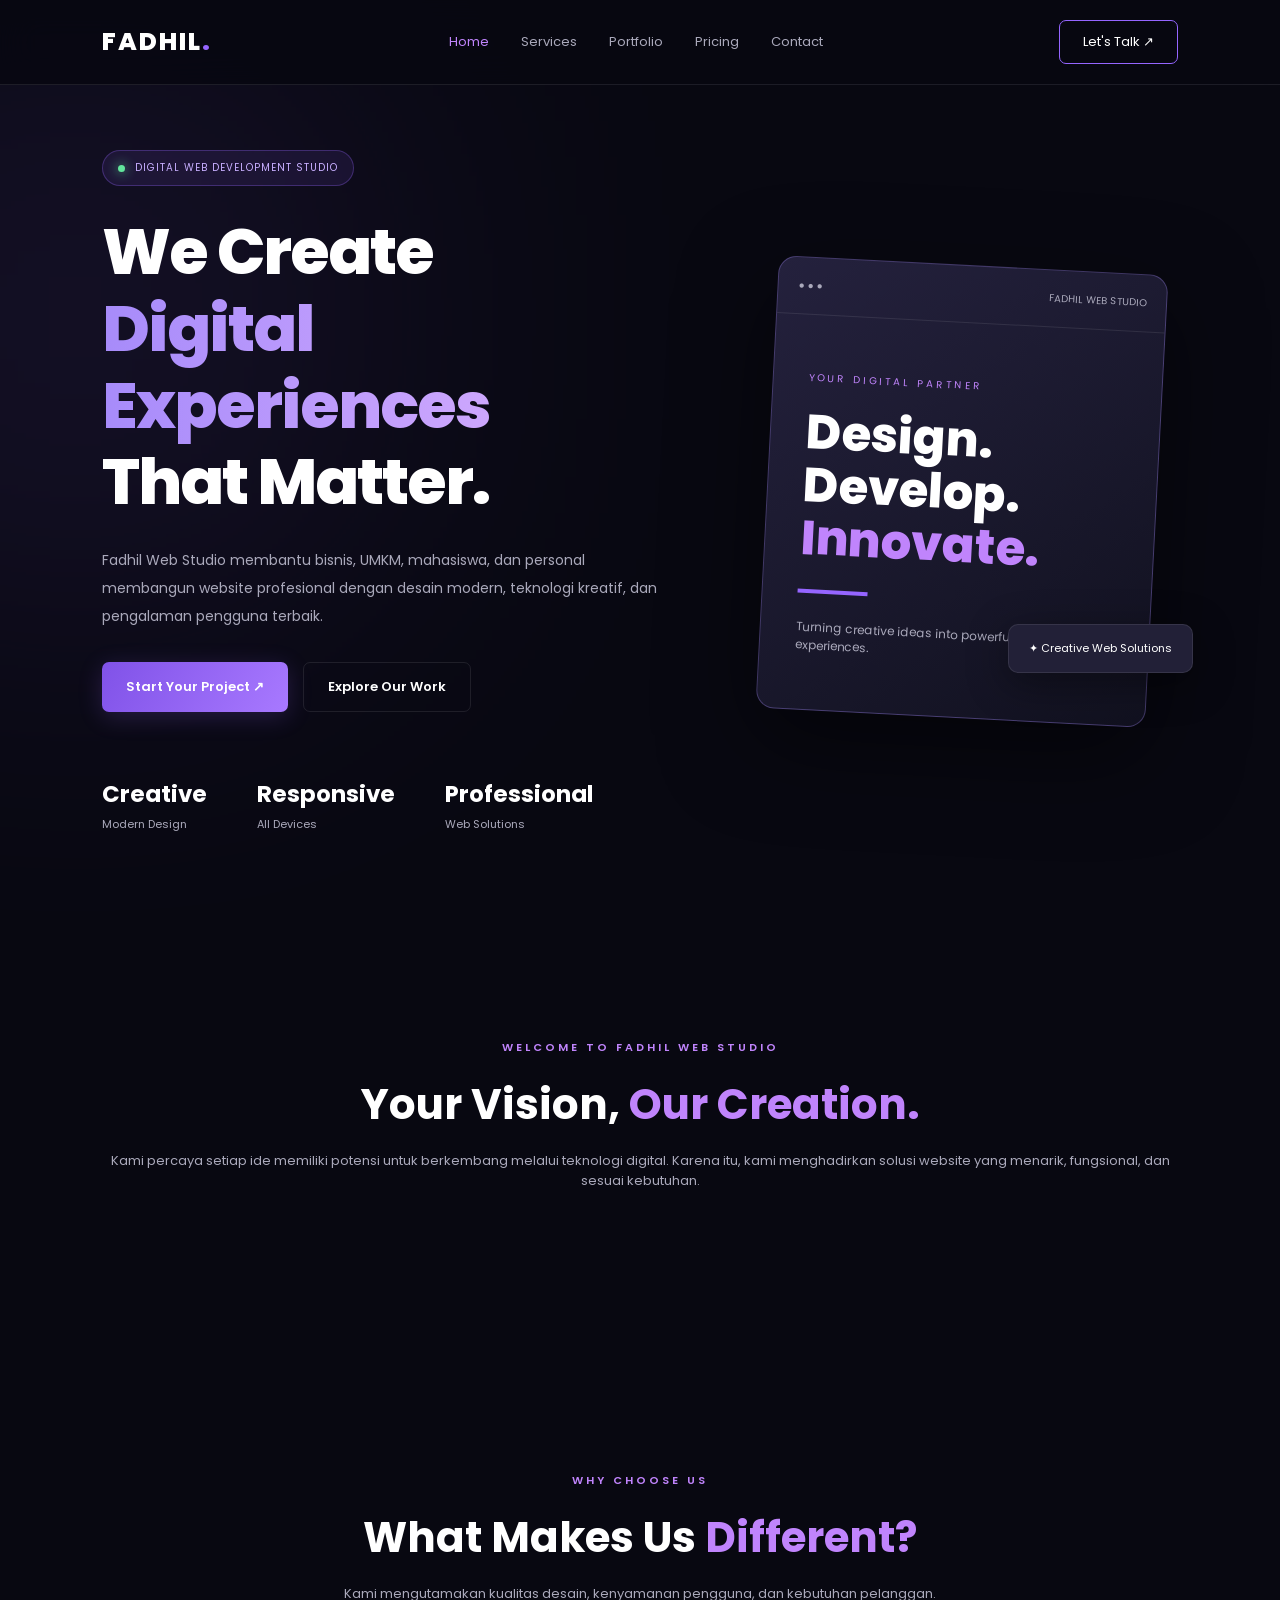
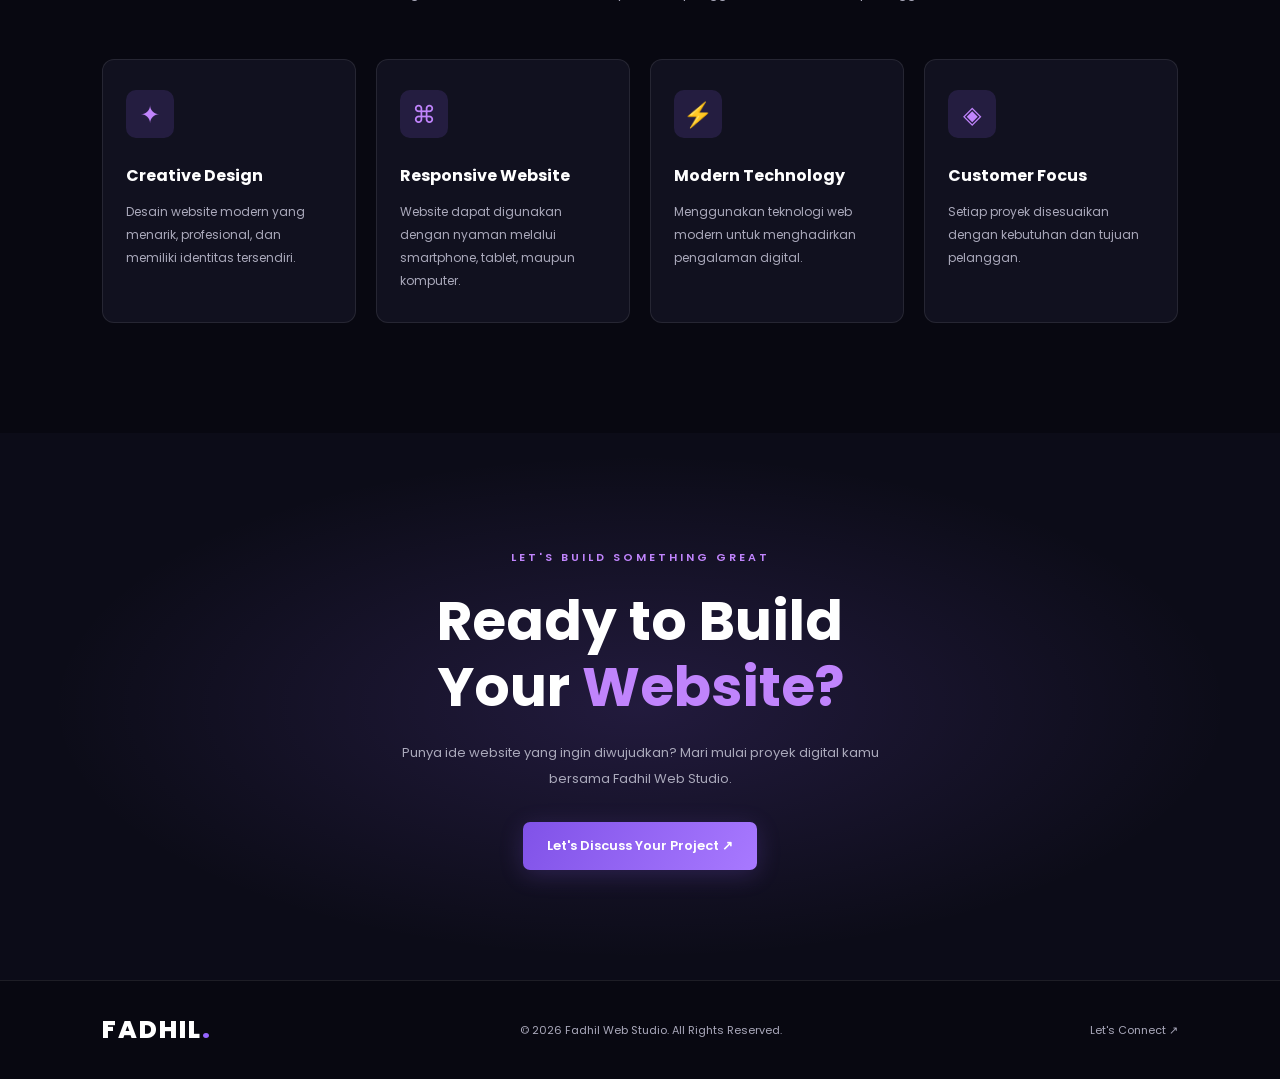
<file: index.html>
<!DOCTYPE html>
<html lang="id">
<head>
    <meta charset="UTF-8">
    <meta name="viewport" content="width=device-width, initial-scale=1.0">

    <meta name="description" content="Fadhil Web Studio - Jasa pembuatan website profesional, modern, dan responsif untuk bisnis, UMKM, dan personal.">

    <title>Fadhil Web Studio | Build Your Digital Future</title>

    <link rel="stylesheet" href="style.css">

    <link rel="preconnect" href="https://fonts.googleapis.com">
    <link href="https://fonts.googleapis.com/css2?family=Poppins:wght@300;400;500;600;700;800&display=swap" rel="stylesheet">
</head>

<body>

<!-- NAVBAR -->
<header class="navbar">

    <a href="index.html" class="logo">
        FADHIL<span>.</span>
    </a>

    <nav id="navMenu">
        <a href="index.html" class="active">Home</a>
        <a href="services.html">Services</a>
        <a href="portfolio.html">Portfolio</a>
        <a href="pricing.html">Pricing</a>
        <a href="contact.html">Contact</a>
    </nav>

    <a href="contact.html" class="nav-button">
        Let's Talk ↗
    </a>

    <button class="menu-toggle" id="menuToggle">
        ☰
    </button>

</header>


<!-- HERO SECTION -->
<section class="hero" id="home">

    <div class="hero-content">

        <div class="availability">
            <span></span>
            DIGITAL WEB DEVELOPMENT STUDIO
        </div>

        <h1>
            We Create
            <span>Digital Experiences</span>
            That Matter.
        </h1>

        <p>
            Fadhil Web Studio membantu bisnis, UMKM,
            mahasiswa, dan personal membangun website
            profesional dengan desain modern, teknologi
            kreatif, dan pengalaman pengguna terbaik.
        </p>

        <div class="hero-buttons">

            <a href="contact.html" class="primary-button">
                Start Your Project ↗
            </a>

            <a href="portfolio.html" class="secondary-button">
                Explore Our Work
            </a>

        </div>

        <div class="hero-stats">

            <div>
                <h3>Creative</h3>
                <p>Modern Design</p>
            </div>

            <div>
                <h3>Responsive</h3>
                <p>All Devices</p>
            </div>

            <div>
                <h3>Professional</h3>
                <p>Web Solutions</p>
            </div>

        </div>

    </div>


    <div class="hero-visual">

        <div class="visual-card">

            <div class="visual-top">
                <span>● ● ●</span>
                <span>FADHIL WEB STUDIO</span>
            </div>

            <div class="visual-content">

                <div class="visual-label">
                    YOUR DIGITAL PARTNER
                </div>

                <h2>
                    Design.<br>
                    Develop.<br>
                    <span>Innovate.</span>
                </h2>

                <div class="visual-line"></div>

                <p>
                    Turning creative ideas into
                    powerful digital experiences.
                </p>

            </div>

        </div>

        <div class="floating-card">
            ✦ Creative Web Solutions
        </div>

    </div>

</section>


<!-- INTRODUCTION -->
<section class="section introduction">

    <div class="section-heading">

        <span class="eyebrow">
            WELCOME TO FADHIL WEB STUDIO
        </span>

        <h2>
            Your Vision,
            <span>Our Creation.</span>
        </h2>

        <p>
            Kami percaya setiap ide memiliki potensi
            untuk berkembang melalui teknologi digital.
            Karena itu, kami menghadirkan solusi website
            yang menarik, fungsional, dan sesuai kebutuhan.
        </p>

    </div>

</section>


<!-- WHY CHOOSE US -->
<section class="section">

    <div class="section-heading">

        <span class="eyebrow">
            WHY CHOOSE US
        </span>

        <h2>
            What Makes Us
            <span>Different?</span>
        </h2>

        <p>
            Kami mengutamakan kualitas desain,
            kenyamanan pengguna, dan kebutuhan pelanggan.
        </p>

    </div>


    <div class="service-grid">

        <div class="service-card">

            <div class="service-icon">✦</div>

            <h3>Creative Design</h3>

            <p>
                Desain website modern yang menarik,
                profesional, dan memiliki identitas tersendiri.
            </p>

        </div>


        <div class="service-card">

            <div class="service-icon">⌘</div>

            <h3>Responsive Website</h3>

            <p>
                Website dapat digunakan dengan nyaman
                melalui smartphone, tablet, maupun komputer.
            </p>

        </div>


        <div class="service-card">

            <div class="service-icon">⚡</div>

            <h3>Modern Technology</h3>

            <p>
                Menggunakan teknologi web modern
                untuk menghadirkan pengalaman digital.
            </p>

        </div>


        <div class="service-card">

            <div class="service-icon">◈</div>

            <h3>Customer Focus</h3>

            <p>
                Setiap proyek disesuaikan dengan
                kebutuhan dan tujuan pelanggan.
            </p>

        </div>

    </div>

</section>


<!-- CALL TO ACTION -->
<section class="section contact-section">

    <div class="contact-content">

        <span class="eyebrow">
            LET'S BUILD SOMETHING GREAT
        </span>

        <h2>
            Ready to Build<br>
            Your <span>Website?</span>
        </h2>

        <p>
            Punya ide website yang ingin diwujudkan?
            Mari mulai proyek digital kamu bersama
            Fadhil Web Studio.
        </p>

        <a href="contact.html" class="primary-button">
            Let's Discuss Your Project ↗
        </a>

    </div>

</section>


<!-- FOOTER -->
<footer>

    <a href="index.html" class="logo">
        FADHIL<span>.</span>
    </a>

    <p>
        © 2026 Fadhil Web Studio. All Rights Reserved.
    </p>

    <a href="contact.html">
        Let's Connect ↗
    </a>

</footer>


<script src="script.js"></script>

</body>
</html>
</file>
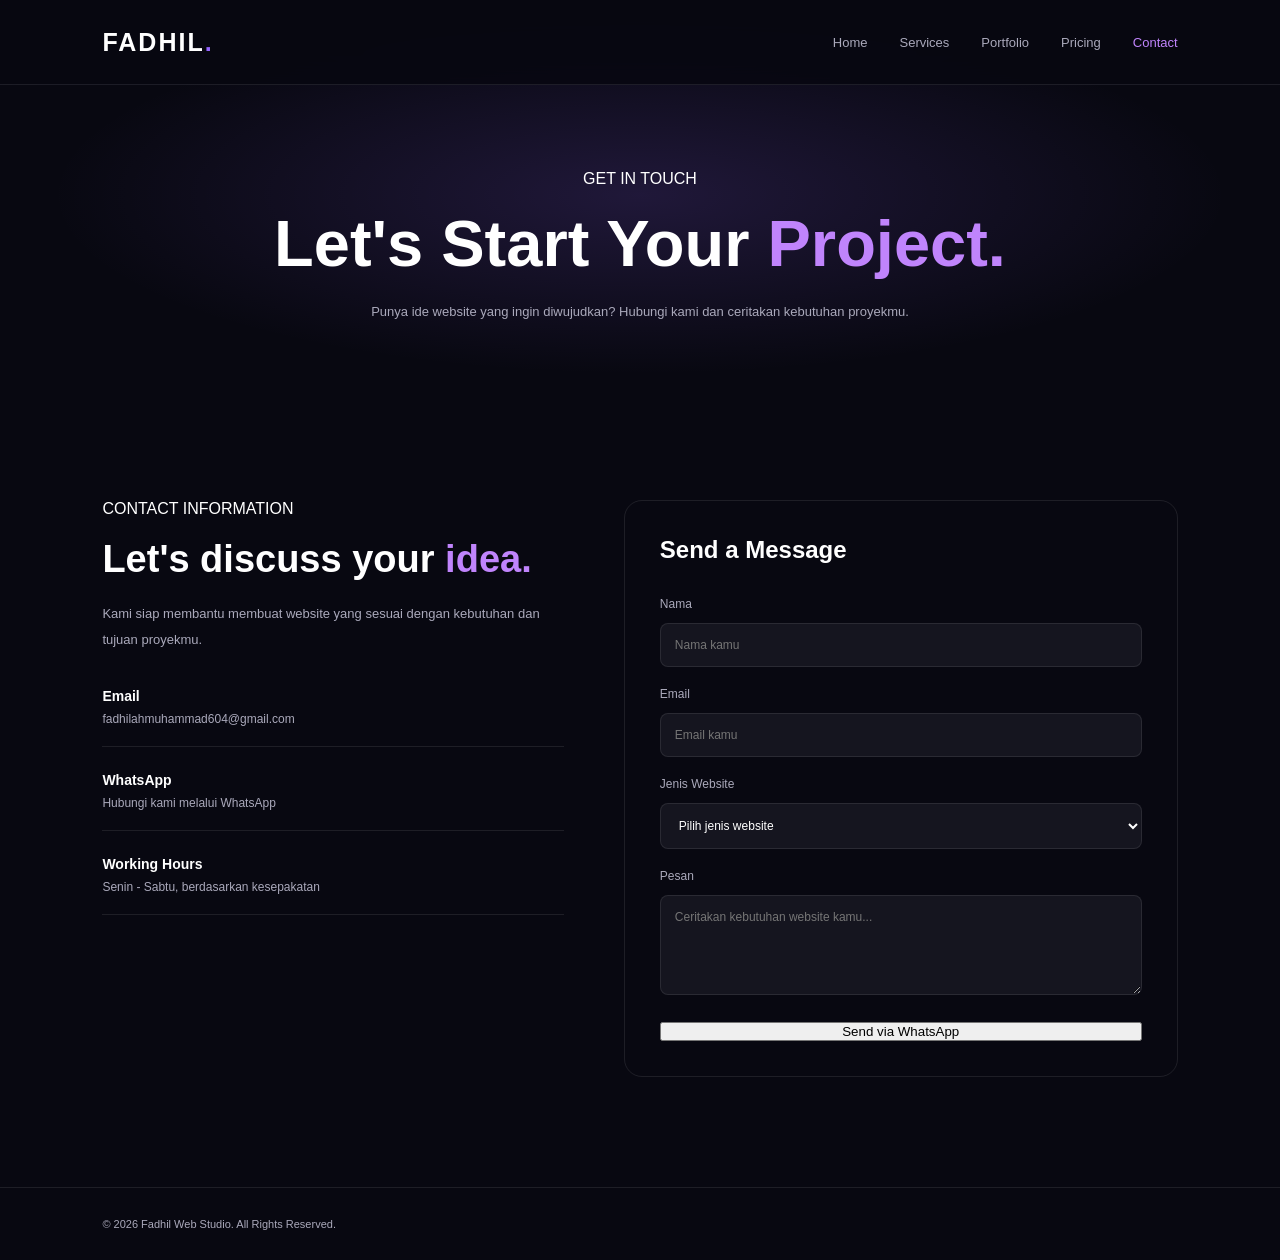
<file: contact.html>
<!DOCTYPE html>
<html lang="id">
<head>
    <meta charset="UTF-8">
    <meta name="viewport" content="width=device-width, initial-scale=1.0">
    <title>Contact | Fadhil Web Studio</title>
    <link rel="stylesheet" href="style.css">
</head>
<body>

<header class="navbar">
    <a href="index.html" class="logo">FADHIL<span>.</span></a>

    <nav id="navMenu">
        <a href="index.html">Home</a>
        <a href="services.html">Services</a>
        <a href="portfolio.html">Portfolio</a>
        <a href="pricing.html">Pricing</a>
        <a href="contact.html" class="active">Contact</a>
    </nav>

    <div class="menu-toggle" id="menuToggle">☰</div>
</header>

<section class="page-hero">
    <span class="section-label">GET IN TOUCH</span>
    <h1>Let's Start Your <span>Project.</span></h1>
    <p>
        Punya ide website yang ingin diwujudkan?
        Hubungi kami dan ceritakan kebutuhan proyekmu.
    </p>
</section>

<section class="section contact-page">
    <div class="contact-info reveal">
        <span class="section-label">CONTACT INFORMATION</span>
        <h2>Let's discuss your <span>idea.</span></h2>
        <p>
            Kami siap membantu membuat website yang sesuai
            dengan kebutuhan dan tujuan proyekmu.
        </p>

        <div class="contact-item">
            <h3>Email</h3>
            <p>fadhilahmuhammad604@gmail.com</p>
        </div>

        <div class="contact-item">
            <h3>WhatsApp</h3>
            <p>Hubungi kami melalui WhatsApp</p>
        </div>

        <div class="contact-item">
            <h3>Working Hours</h3>
            <p>Senin - Sabtu, berdasarkan kesepakatan</p>
        </div>
    </div>

    <div class="contact-form-box reveal">
        <h2>Send a Message</h2>

        <form id="contactForm">
            <label>Nama</label>
            <input type="text" id="name" placeholder="Nama kamu" required>

            <label>Email</label>
            <input type="email" id="email" placeholder="Email kamu" required>

            <label>Jenis Website</label>
            <select id="project" required>
                <option value="">Pilih jenis website</option>
                <option>Business Website</option>
                <option>Personal Portfolio</option>
                <option>E-Commerce Website</option>
                <option>Landing Page</option>
                <option>Educational Website</option>
                <option>Custom Website</option>
            </select>

            <label>Pesan</label>
            <textarea id="message" rows="5"
                placeholder="Ceritakan kebutuhan website kamu..."
                required></textarea>

            <button type="submit" class="btn btn-primary">
                Send via WhatsApp
            </button>
        </form>
    </div>
</section>

<footer class="footer">
    <p>© <span id="year"></span> Fadhil Web Studio. All Rights Reserved.</p>
</footer>

<script src="script.js"></script>
</body>
</html>
</file>
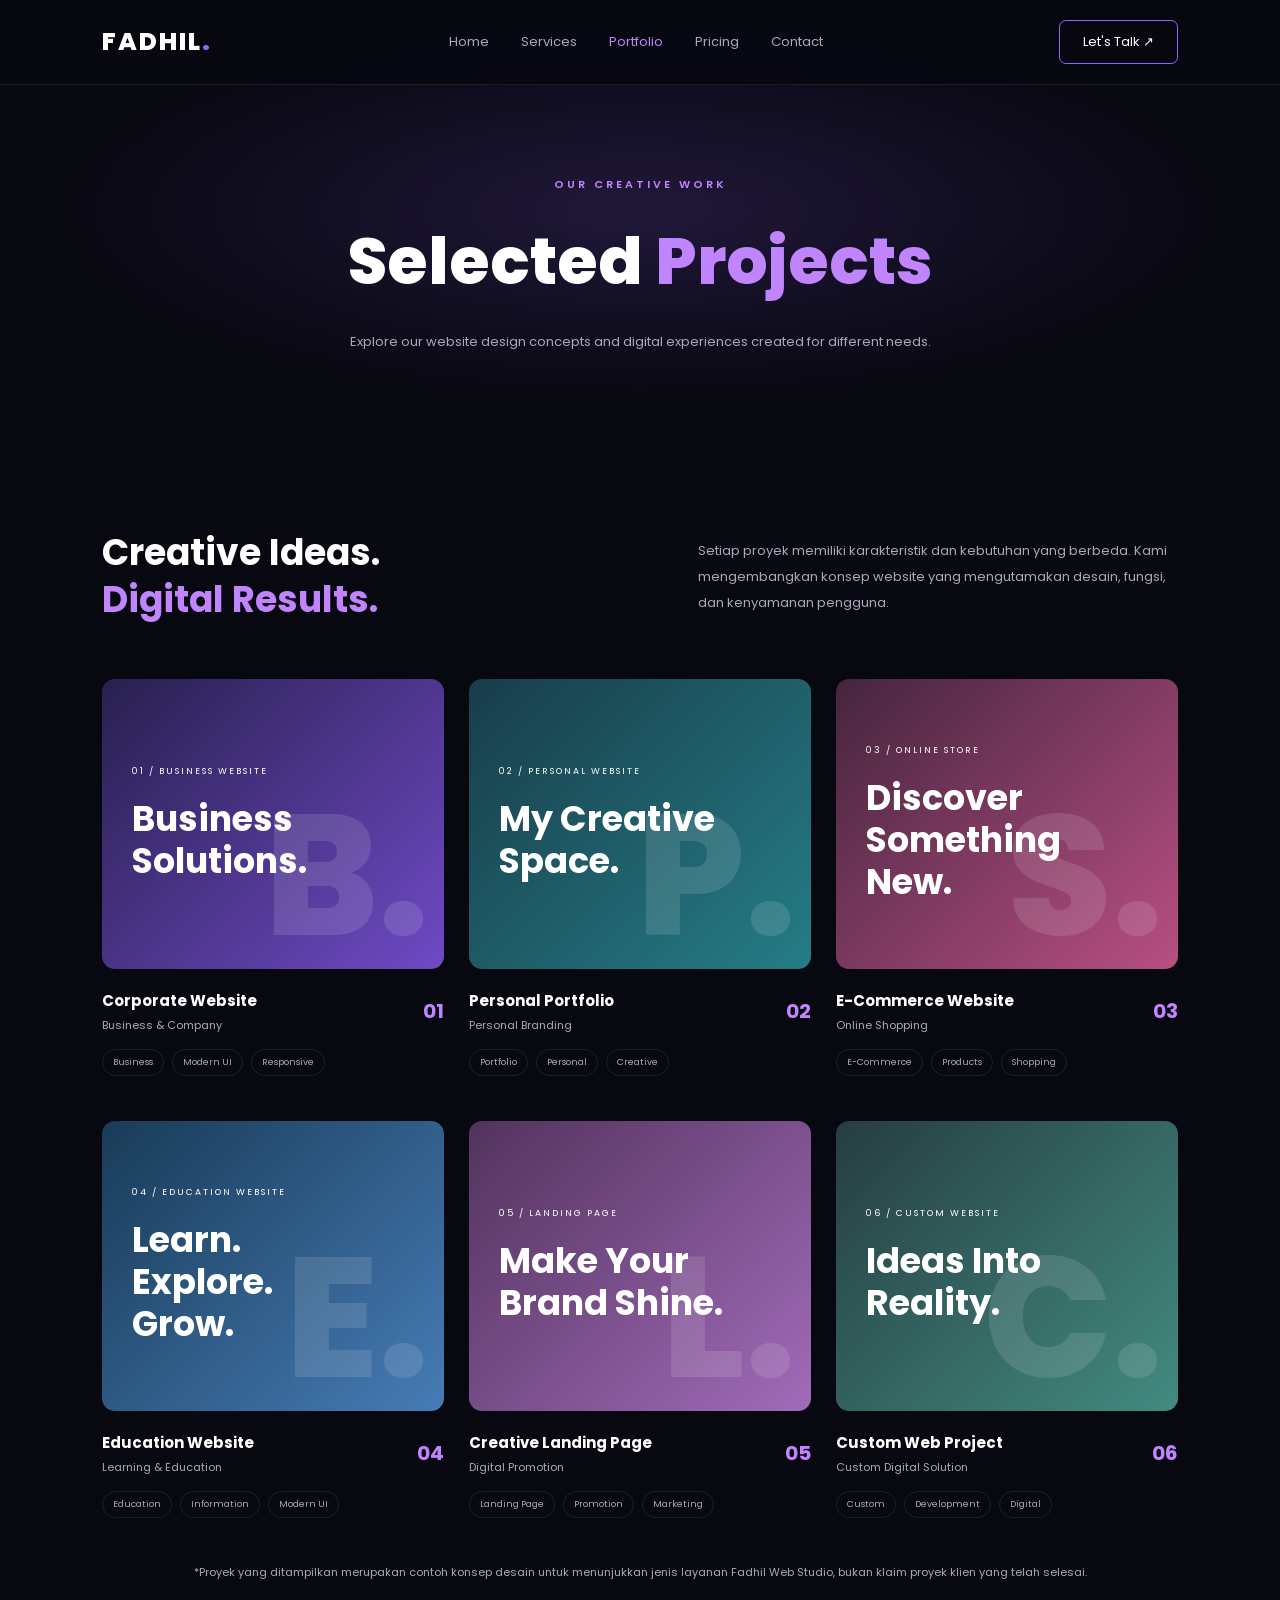
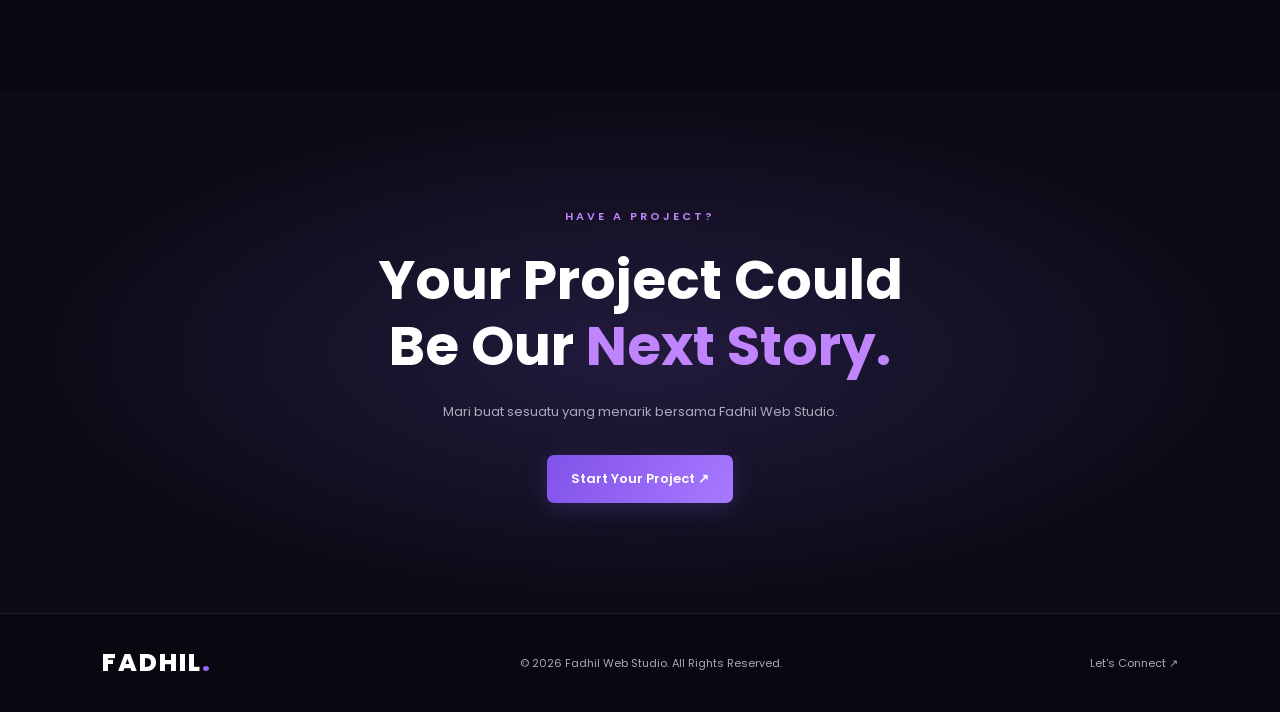
<file: portfolio.html>
<!DOCTYPE html>
<html lang="id">
<head>
    <meta charset="UTF-8">
    <meta name="viewport" content="width=device-width, initial-scale=1.0">
    <meta name="description" content="Explore website design projects by Fadhil Web Studio.">
    <title>Portfolio | Fadhil Web Studio</title>

    <link rel="stylesheet" href="style.css">
    <link href="https://fonts.googleapis.com/css2?family=Poppins:wght@300;400;500;600;700;800&display=swap" rel="stylesheet">
</head>
<body>

<header class="navbar">
    <a href="index.html" class="logo">FADHIL<span>.</span></a>

    <nav id="navMenu">
        <a href="index.html">Home</a>
        <a href="services.html">Services</a>
        <a href="portfolio.html" class="active">Portfolio</a>
        <a href="pricing.html">Pricing</a>
        <a href="contact.html">Contact</a>
    </nav>

    <a href="contact.html" class="nav-button">Let's Talk ↗</a>
    <button class="menu-toggle" id="menuToggle">☰</button>
</header>

<main>

<section class="page-hero">
    <span class="eyebrow">OUR CREATIVE WORK</span>
    <h1>Selected <span>Projects</span></h1>
    <p>
        Explore our website design concepts and digital
        experiences created for different needs.
    </p>
</section>

<section class="section">

    <div class="portfolio-intro">
        <h2>Creative Ideas.<br><span>Digital Results.</span></h2>
        <p>
            Setiap proyek memiliki karakteristik dan
            kebutuhan yang berbeda. Kami mengembangkan
            konsep website yang mengutamakan desain,
            fungsi, dan kenyamanan pengguna.
        </p>
    </div>

    <div class="portfolio-grid portfolio-page-grid">

        <article class="portfolio-card">
            <div class="portfolio-preview preview-one">
                <span>01 / BUSINESS WEBSITE</span>
                <h3>Business<br>Solutions.</h3>
                <div class="project-decoration">B.</div>
            </div>
            <div class="project-info">
                <div>
                    <h3>Corporate Website</h3>
                    <p>Business & Company</p>
                </div>
                <span class="project-number">01</span>
            </div>
            <div class="project-tags">
                <span>Business</span>
                <span>Modern UI</span>
                <span>Responsive</span>
            </div>
        </article>

        <article class="portfolio-card">
            <div class="portfolio-preview preview-two">
                <span>02 / PERSONAL WEBSITE</span>
                <h3>My Creative<br>Space.</h3>
                <div class="project-decoration">P.</div>
            </div>
            <div class="project-info">
                <div>
                    <h3>Personal Portfolio</h3>
                    <p>Personal Branding</p>
                </div>
                <span class="project-number">02</span>
            </div>
            <div class="project-tags">
                <span>Portfolio</span>
                <span>Personal</span>
                <span>Creative</span>
            </div>
        </article>

        <article class="portfolio-card">
            <div class="portfolio-preview preview-three">
                <span>03 / ONLINE STORE</span>
                <h3>Discover<br>Something New.</h3>
                <div class="project-decoration">S.</div>
            </div>
            <div class="project-info">
                <div>
                    <h3>E-Commerce Website</h3>
                    <p>Online Shopping</p>
                </div>
                <span class="project-number">03</span>
            </div>
            <div class="project-tags">
                <span>E-Commerce</span>
                <span>Products</span>
                <span>Shopping</span>
            </div>
        </article>

        <article class="portfolio-card">
            <div class="portfolio-preview preview-four">
                <span>04 / EDUCATION WEBSITE</span>
                <h3>Learn.<br>Explore.<br>Grow.</h3>
                <div class="project-decoration">E.</div>
            </div>
            <div class="project-info">
                <div>
                    <h3>Education Website</h3>
                    <p>Learning & Education</p>
                </div>
                <span class="project-number">04</span>
            </div>
            <div class="project-tags">
                <span>Education</span>
                <span>Information</span>
                <span>Modern UI</span>
            </div>
        </article>

        <article class="portfolio-card">
            <div class="portfolio-preview preview-five">
                <span>05 / LANDING PAGE</span>
                <h3>Make Your<br>Brand Shine.</h3>
                <div class="project-decoration">L.</div>
            </div>
            <div class="project-info">
                <div>
                    <h3>Creative Landing Page</h3>
                    <p>Digital Promotion</p>
                </div>
                <span class="project-number">05</span>
            </div>
            <div class="project-tags">
                <span>Landing Page</span>
                <span>Promotion</span>
                <span>Marketing</span>
            </div>
        </article>

        <article class="portfolio-card">
            <div class="portfolio-preview preview-six">
                <span>06 / CUSTOM WEBSITE</span>
                <h3>Ideas Into<br>Reality.</h3>
                <div class="project-decoration">C.</div>
            </div>
            <div class="project-info">
                <div>
                    <h3>Custom Web Project</h3>
                    <p>Custom Digital Solution</p>
                </div>
                <span class="project-number">06</span>
            </div>
            <div class="project-tags">
                <span>Custom</span>
                <span>Development</span>
                <span>Digital</span>
            </div>
        </article>

    </div>

    <p class="portfolio-note">
        *Proyek yang ditampilkan merupakan contoh konsep desain
        untuk menunjukkan jenis layanan Fadhil Web Studio,
        bukan klaim proyek klien yang telah selesai.
    </p>

</section>

<section class="section contact-section">
    <div class="contact-content">
        <span class="eyebrow">HAVE A PROJECT?</span>
        <h2>Your Project Could<br>Be Our <span>Next Story.</span></h2>
        <p>
            Mari buat sesuatu yang menarik bersama
            Fadhil Web Studio.
        </p>
        <a href="contact.html" class="primary-button">
            Start Your Project ↗
        </a>
    </div>
</section>

</main>

<footer>
    <a href="index.html" class="logo">FADHIL<span>.</span></a>
    <p>© 2026 Fadhil Web Studio. All Rights Reserved.</p>
    <a href="contact.html">Let's Connect ↗</a>
</footer>

<script src="script.js"></script>
</body>
</html>
</file>
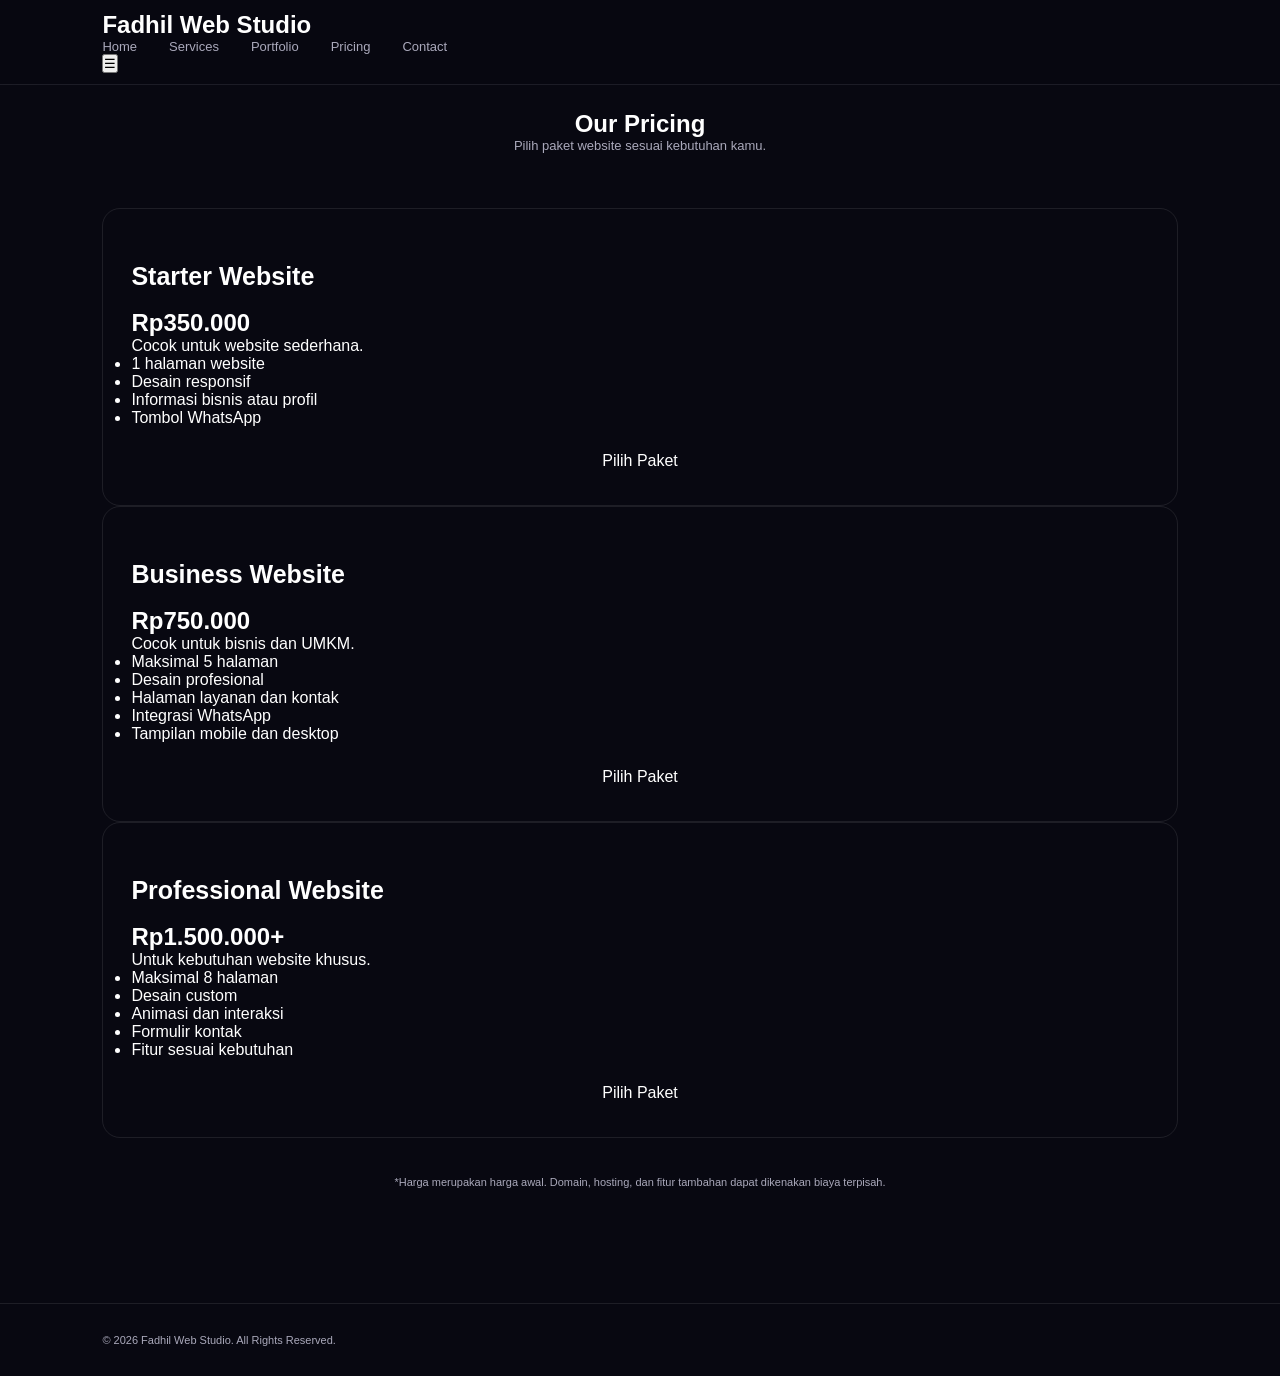
<file: pricing.html>
<!DOCTYPE html>
<html lang="id">
<head>
    <meta charset="UTF-8">
    <meta name="viewport" content="width=device-width, initial-scale=1.0">
    <title>Pricing | Fadhil Web Studio</title>
    <link rel="stylesheet" href="style.css">
</head>
<body>

<header class="navbar">
    <div class="container nav-container">
        <h2>Fadhil Web Studio</h2>
        <nav id="navMenu">
            <a href="index.html">Home</a>
            <a href="services.html">Services</a>
            <a href="portfolio.html">Portfolio</a>
            <a href="pricing.html">Pricing</a>
            <a href="contact.html">Contact</a>
        </nav>
        <button id="menuToggle">☰</button>
    </div>
</header>

<section class="section">
    <div class="container">
        <div class="section-heading">
            <h1>Our Pricing</h1>
            <p>Pilih paket website sesuai kebutuhan kamu.</p>
        </div>

        <div class="pricing-container">

            <div class="pricing-card">
                <h2>Starter Website</h2>
                <h1>Rp350.000</h1>
                <p>Cocok untuk website sederhana.</p>
                <ul>
                    <li>1 halaman website</li>
                    <li>Desain responsif</li>
                    <li>Informasi bisnis atau profil</li>
                    <li>Tombol WhatsApp</li>
                </ul>
                <a href="contact.html" class="btn btn-primary">Pilih Paket</a>
            </div>

            <div class="pricing-card">
                <h2>Business Website</h2>
                <h1>Rp750.000</h1>
                <p>Cocok untuk bisnis dan UMKM.</p>
                <ul>
                    <li>Maksimal 5 halaman</li>
                    <li>Desain profesional</li>
                    <li>Halaman layanan dan kontak</li>
                    <li>Integrasi WhatsApp</li>
                    <li>Tampilan mobile dan desktop</li>
                </ul>
                <a href="contact.html" class="btn btn-primary">Pilih Paket</a>
            </div>

            <div class="pricing-card">
                <h2>Professional Website</h2>
                <h1>Rp1.500.000+</h1>
                <p>Untuk kebutuhan website khusus.</p>
                <ul>
                    <li>Maksimal 8 halaman</li>
                    <li>Desain custom</li>
                    <li>Animasi dan interaksi</li>
                    <li>Formulir kontak</li>
                    <li>Fitur sesuai kebutuhan</li>
                </ul>
                <a href="contact.html" class="btn btn-primary">Pilih Paket</a>
            </div>

        </div>

        <p class="pricing-note">
            *Harga merupakan harga awal. Domain, hosting,
            dan fitur tambahan dapat dikenakan biaya terpisah.
        </p>
    </div>
</section>

<footer>
    <p>© 2026 Fadhil Web Studio. All Rights Reserved.</p>
</footer>

<script src="script.js"></script>
</body>
</html>
</file>
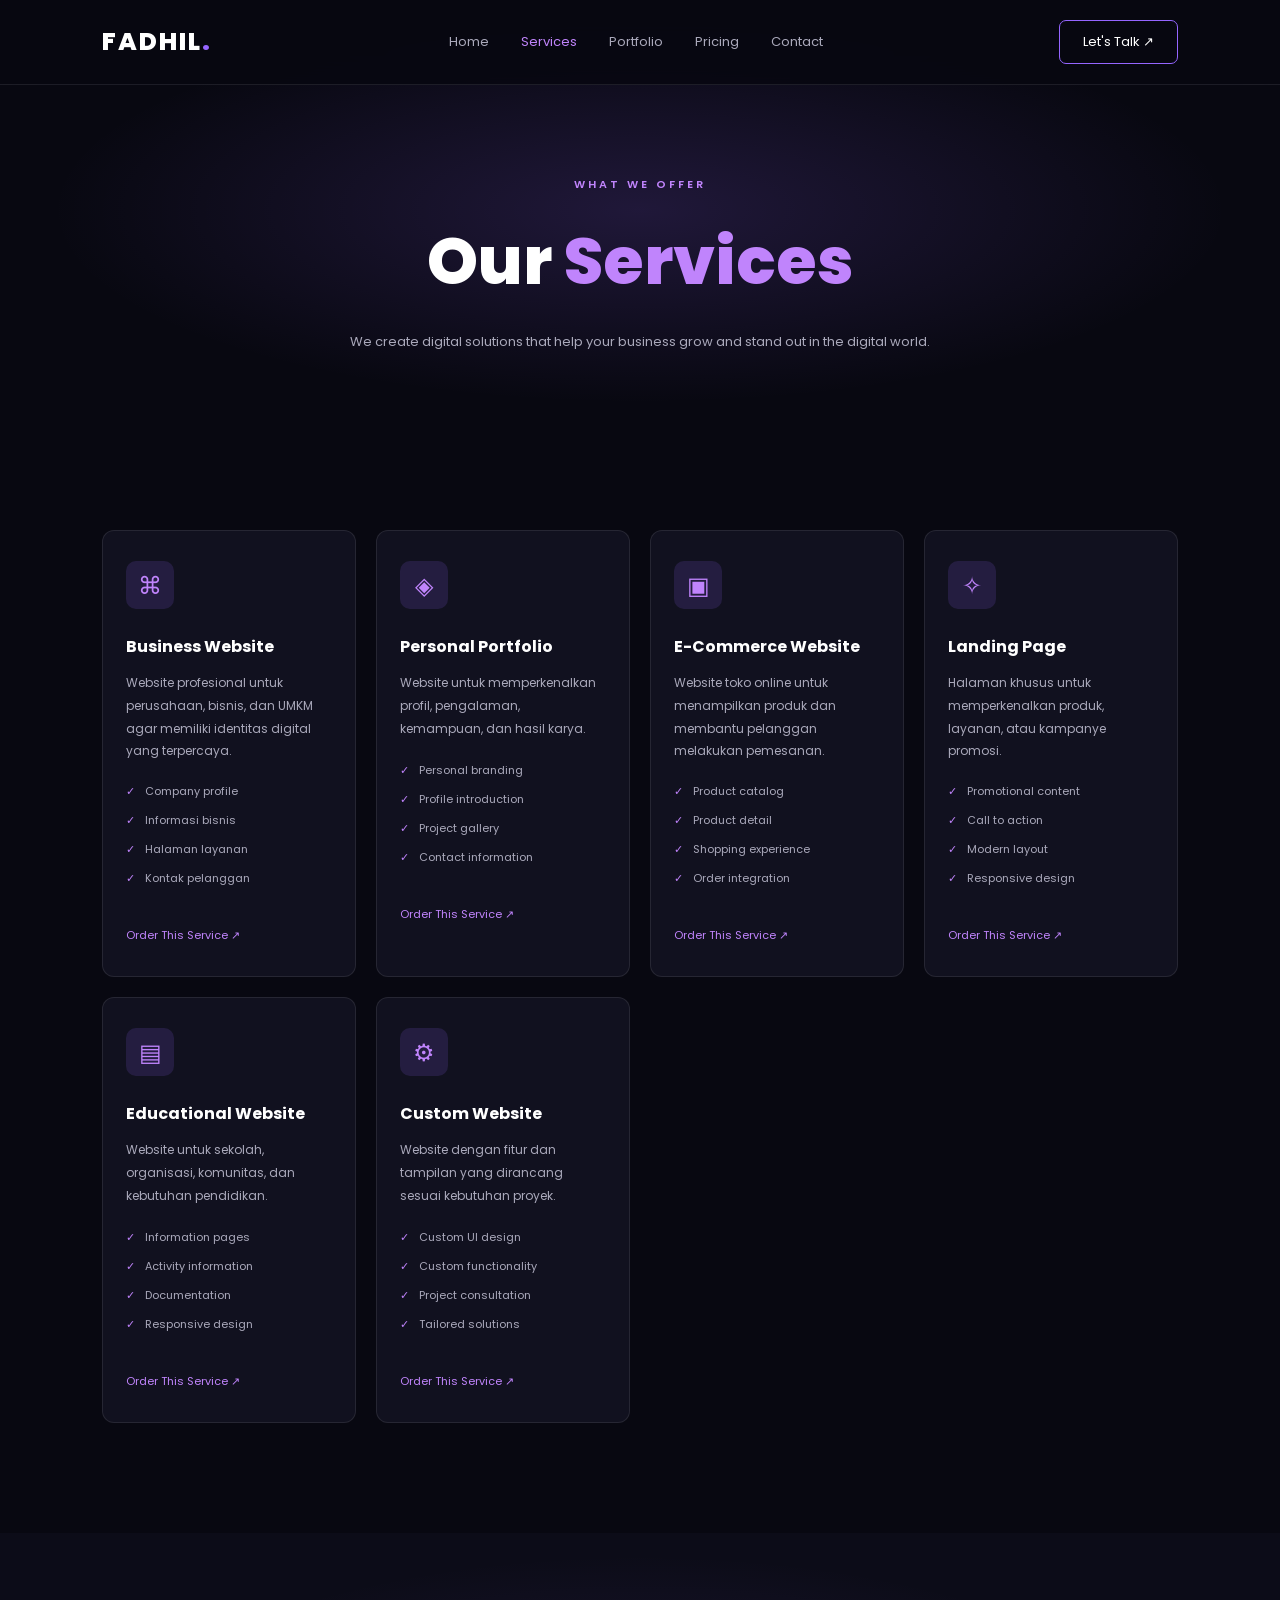
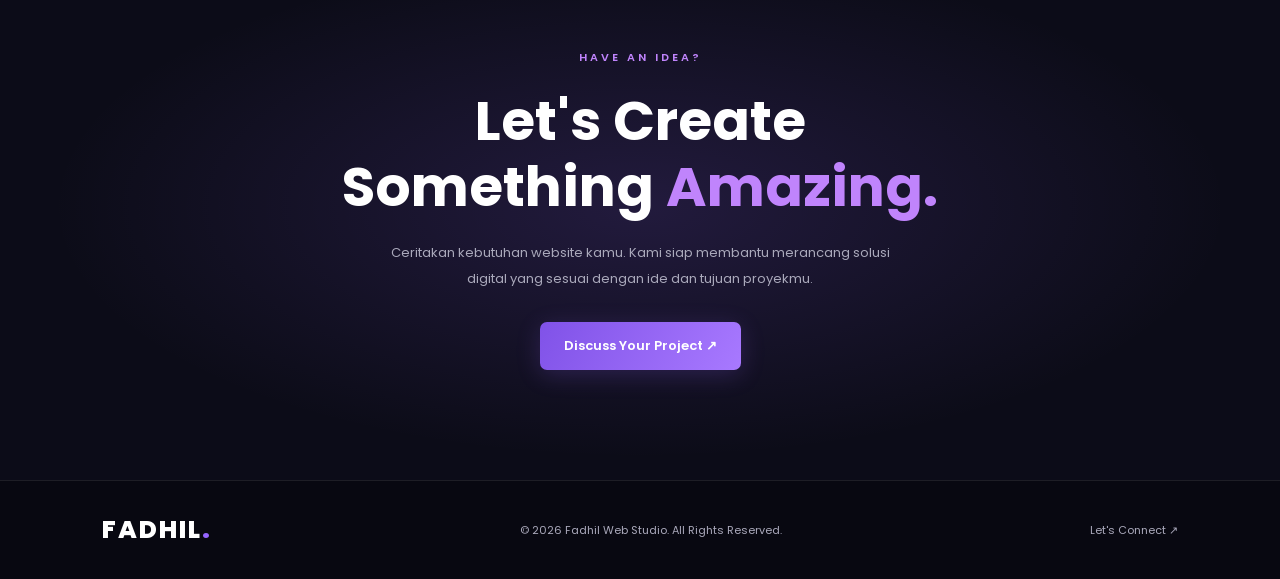
<file: services.html>
<!DOCTYPE html>
<html lang="id">
<head>
    <meta charset="UTF-8">
    <meta name="viewport" content="width=device-width, initial-scale=1.0">
    <meta name="description" content="Layanan pembuatan website profesional dari Fadhil Web Studio.">
    <title>Our Services | Fadhil Web Studio</title>
    <link rel="stylesheet" href="style.css">
    <link href="https://fonts.googleapis.com/css2?family=Poppins:wght@300;400;500;600;700;800&display=swap" rel="stylesheet">
</head>
<body>

<header class="navbar">
    <a href="index.html" class="logo">FADHIL<span>.</span></a>

    <nav id="navMenu">
        <a href="index.html">Home</a>
        <a href="services.html" class="active">Services</a>
        <a href="portfolio.html">Portfolio</a>
        <a href="pricing.html">Pricing</a>
        <a href="contact.html">Contact</a>
    </nav>

    <a href="contact.html" class="nav-button">Let's Talk ↗</a>
    <button class="menu-toggle" id="menuToggle">☰</button>
</header>

<main>

<section class="page-hero">
    <span class="eyebrow">WHAT WE OFFER</span>
    <h1>Our <span>Services</span></h1>
    <p>
        We create digital solutions that help your
        business grow and stand out in the digital world.
    </p>
</section>

<section class="section">
    <div class="service-grid">

        <article class="service-card">
            <div class="service-icon">⌘</div>
            <h3>Business Website</h3>
            <p>
                Website profesional untuk perusahaan,
                bisnis, dan UMKM agar memiliki identitas
                digital yang terpercaya.
            </p>
            <ul class="feature-list">
                <li>Company profile</li>
                <li>Informasi bisnis</li>
                <li>Halaman layanan</li>
                <li>Kontak pelanggan</li>
            </ul>
            <a href="contact.html">Order This Service ↗</a>
        </article>

        <article class="service-card">
            <div class="service-icon">◈</div>
            <h3>Personal Portfolio</h3>
            <p>
                Website untuk memperkenalkan profil,
                pengalaman, kemampuan, dan hasil karya.
            </p>
            <ul class="feature-list">
                <li>Personal branding</li>
                <li>Profile introduction</li>
                <li>Project gallery</li>
                <li>Contact information</li>
            </ul>
            <a href="contact.html">Order This Service ↗</a>
        </article>

        <article class="service-card">
            <div class="service-icon">▣</div>
            <h3>E-Commerce Website</h3>
            <p>
                Website toko online untuk menampilkan
                produk dan membantu pelanggan melakukan
                pemesanan.
            </p>
            <ul class="feature-list">
                <li>Product catalog</li>
                <li>Product detail</li>
                <li>Shopping experience</li>
                <li>Order integration</li>
            </ul>
            <a href="contact.html">Order This Service ↗</a>
        </article>

        <article class="service-card">
            <div class="service-icon">✧</div>
            <h3>Landing Page</h3>
            <p>
                Halaman khusus untuk memperkenalkan
                produk, layanan, atau kampanye promosi.
            </p>
            <ul class="feature-list">
                <li>Promotional content</li>
                <li>Call to action</li>
                <li>Modern layout</li>
                <li>Responsive design</li>
            </ul>
            <a href="contact.html">Order This Service ↗</a>
        </article>

        <article class="service-card">
            <div class="service-icon">▤</div>
            <h3>Educational Website</h3>
            <p>
                Website untuk sekolah, organisasi,
                komunitas, dan kebutuhan pendidikan.
            </p>
            <ul class="feature-list">
                <li>Information pages</li>
                <li>Activity information</li>
                <li>Documentation</li>
                <li>Responsive design</li>
            </ul>
            <a href="contact.html">Order This Service ↗</a>
        </article>

        <article class="service-card">
            <div class="service-icon">⚙</div>
            <h3>Custom Website</h3>
            <p>
                Website dengan fitur dan tampilan
                yang dirancang sesuai kebutuhan proyek.
            </p>
            <ul class="feature-list">
                <li>Custom UI design</li>
                <li>Custom functionality</li>
                <li>Project consultation</li>
                <li>Tailored solutions</li>
            </ul>
            <a href="contact.html">Order This Service ↗</a>
        </article>

    </div>
</section>

<section class="section contact-section">
    <div class="contact-content">
        <span class="eyebrow">HAVE AN IDEA?</span>
        <h2>Let's Create<br>Something <span>Amazing.</span></h2>
        <p>
            Ceritakan kebutuhan website kamu.
            Kami siap membantu merancang solusi digital
            yang sesuai dengan ide dan tujuan proyekmu.
        </p>
        <a href="contact.html" class="primary-button">
            Discuss Your Project ↗
        </a>
    </div>
</section>

</main>

<footer>
    <a href="index.html" class="logo">FADHIL<span>.</span></a>
    <p>© 2026 Fadhil Web Studio. All Rights Reserved.</p>
    <a href="contact.html">Let's Connect ↗</a>
</footer>

<script src="script.js"></script>
</body>
</html>
</file>
<file: style.css>
/* =====================================
   FADHIL WEB STUDIO
   MAIN STYLESHEET
===================================== */

:root {
    --background: #080811;
    --surface: #11111f;
    --surface-light: #19192b;
    --primary: #9565ff;
    --secondary: #c084fc;
    --text: #ffffff;
    --muted: #aaa9bb;
    --border: rgba(255,255,255,0.09);
}

* {
    margin: 0;
    padding: 0;
    box-sizing: border-box;
    scroll-behavior: smooth;
}

body {
    font-family: 'Poppins', sans-serif;
    background: var(--background);
    color: var(--text);
    overflow-x: hidden;
}

a {
    text-decoration: none;
    color: inherit;
}

button {
    font-family: inherit;
}

/* NAVBAR */

.navbar {
    width: 100%;
    height: 85px;
    padding: 0 8%;
    display: flex;
    justify-content: space-between;
    align-items: center;
    position: fixed;
    top: 0;
    left: 0;
    z-index: 1000;
    background: rgba(8,8,17,0.85);
    backdrop-filter: blur(18px);
    border-bottom: 1px solid var(--border);
}

.logo {
    font-size: 25px;
    font-weight: 800;
    letter-spacing: 2px;
}

.logo span {
    color: var(--primary);
}

.navbar nav {
    display: flex;
    gap: 32px;
}

.navbar nav a {
    color: var(--muted);
    font-size: 13px;
    transition: 0.3s;
}

.navbar nav a:hover {
    color: var(--secondary);
}

.nav-button {
    padding: 11px 23px;
    border: 1px solid var(--primary);
    border-radius: 7px;
    font-size: 13px;
    transition: 0.3s;
}

.nav-button:hover {
    background: var(--primary);
}

.menu-toggle {
    display: none;
    color: white;
    background: none;
    border: none;
    font-size: 25px;
    cursor: pointer;
}

/* HERO SECTION */

.hero {
    min-height: 100vh;
    padding: 150px 8% 90px;
    display: grid;
    grid-template-columns: 1.15fr 0.85fr;
    align-items: center;
    gap: 60px;
    position: relative;
    overflow: hidden;
}

.hero::before {
    content: "";
    position: absolute;
    width: 450px;
    height: 450px;
    background: var(--primary);
    filter: blur(180px);
    opacity: 0.16;
    top: 10%;
    left: -150px;
    z-index: -1;
}

.availability {
    display: inline-flex;
    align-items: center;
    gap: 10px;
    padding: 9px 15px;
    background: rgba(149,101,255,0.1);
    border: 1px solid rgba(149,101,255,0.3);
    border-radius: 30px;
    color: #c8afff;
    font-size: 10px;
    letter-spacing: 1px;
    margin-bottom: 28px;
}

.availability span {
    width: 7px;
    height: 7px;
    background: #62e69c;
    border-radius: 50%;
    box-shadow: 0 0 12px #62e69c;
}

.hero h1 {
    font-size: clamp(38px, 5vw, 65px);
    line-height: 1.2;
    font-weight: 800;
    letter-spacing: -2px;
    max-width: 700px;
}

.hero h1 span {
    display: block;
    background: linear-gradient(90deg, #a78bfa, #e0b5ff);
    -webkit-background-clip: text;
    background-clip: text;
    color: transparent;
}

.hero-content > p {
    color: var(--muted);
    font-size: 14px;
    line-height: 2;
    margin: 25px 0 32px;
    max-width: 570px;
}

.hero-buttons {
    display: flex;
    flex-wrap: wrap;
    gap: 15px;
}

.primary-button,
.secondary-button {
    display: inline-flex;
    justify-content: center;
    align-items: center;
    padding: 14px 24px;
    border-radius: 7px;
    font-size: 13px;
    font-weight: 600;
    transition: 0.3s;
}

.primary-button {
    background: linear-gradient(120deg, #8052e8, #a879ff);
    color: white;
    box-shadow: 0 5px 25px rgba(149,101,255,0.2);
}

.primary-button:hover {
    transform: translateY(-4px);
    box-shadow: 0 8px 30px rgba(149,101,255,0.4);
}

.secondary-button {
    border: 1px solid var(--border);
    color: white;
}

.secondary-button:hover {
    border-color: var(--primary);
    color: var(--secondary);
}

.hero-stats {
    display: flex;
    gap: 50px;
    margin-top: 65px;
}

.hero-stats h3 {
    font-size: 23px;
}

.hero-stats p {
    font-size: 11px;
    color: var(--muted);
    margin-top: 5px;
}

/* HERO VISUAL */

.hero-visual {
    position: relative;
    display: flex;
    justify-content: center;
    align-items: center;
}

.visual-card {
    width: 100%;
    max-width: 390px;
    min-height: 440px;
    background: linear-gradient(145deg, #24213d, #11111f);
    border: 1px solid rgba(167,139,250,0.3);
    border-radius: 18px;
    box-shadow: 0 30px 90px rgba(0,0,0,0.5);
    overflow: hidden;
    transform: rotate(3deg);
}

.visual-top {
    display: flex;
    justify-content: space-between;
    padding: 20px;
    border-bottom: 1px solid var(--border);
    font-size: 10px;
    color: var(--muted);
}

.visual-content {
    padding: 55px 35px;
}

.visual-label {
    color: var(--secondary);
    font-size: 10px;
    letter-spacing: 3px;
    margin-bottom: 20px;
}

.visual-content h2 {
    font-size: 48px;
    line-height: 1.1;
    font-weight: 800;
}

.visual-content h2 span {
    color: var(--secondary);
}

.visual-line {
    width: 70px;
    height: 4px;
    background: var(--primary);
    margin: 25px 0;
}

.visual-content p {
    color: var(--muted);
    font-size: 12px;
}

.floating-card {
    position: absolute;
    bottom: 45px;
    right: -15px;
    padding: 15px 20px;
    background: #222037;
    border: 1px solid var(--border);
    border-radius: 10px;
    font-size: 11px;
    box-shadow: 0 10px 40px rgba(0,0,0,0.4);
}

.floating-card span {
    color: var(--secondary);
    margin-right: 8px;
}

/* GENERAL SECTIONS */

.section {
    padding: 110px 8%;
}

.section-heading {
    text-align: center;
    margin-bottom: 55px;
}

.eyebrow {
    color: var(--secondary);
    font-size: 11px;
    letter-spacing: 3px;
    font-weight: 600;
}

.section-heading h2 {
    font-size: 42px;
    margin: 15px 0;
}

.section-heading h2 span,
.contact-content h2 span {
    color: var(--secondary);
}

.section-heading p {
    color: var(--muted);
    font-size: 13px;
}

/* SERVICES */

.service-grid {
    display: grid;
    grid-template-columns: repeat(4, 1fr);
    gap: 20px;
}

.service-card {
    background: var(--surface);
    border: 1px solid var(--border);
    padding: 30px 23px;
    border-radius: 12px;
    transition: 0.35s;
}

.service-card:hover {
    transform: translateY(-8px);
    border-color: var(--primary);
    background: var(--surface-light);
}

.service-icon {
    width: 48px;
    height: 48px;
    display: flex;
    justify-content: center;
    align-items: center;
    background: rgba(149,101,255,0.15);
    color: var(--secondary);
    border-radius: 10px;
    font-size: 24px;
    margin-bottom: 25px;
}

.service-card h3 {
    font-size: 16px;
    margin-bottom: 13px;
}

.service-card p {
    font-size: 12px;
    color: var(--muted);
    line-height: 1.9;
    min-height: 70px;
}

.service-card a {
    display: inline-block;
    color: var(--secondary);
    font-size: 11px;
    margin-top: 20px;
}

/* PORTFOLIO */

.portfolio-section {
    background: #0c0c18;
}

.portfolio-grid {
    display: grid;
    grid-template-columns: repeat(3, 1fr);
    gap: 25px;
}

.portfolio-card {
    transition: 0.3s;
}

.portfolio-card:hover {
    transform: translateY(-7px);
}

.portfolio-preview {
    min-height: 260px;
    border-radius: 13px;
    padding: 30px;
    display: flex;
    flex-direction: column;
    justify-content: center;
    overflow: hidden;
    margin-bottom: 20px;
}

.portfolio-preview span {
    font-size: 9px;
    letter-spacing: 2px;
    margin-bottom: 20px;
}

.portfolio-preview h3 {
    font-size: 35px;
    line-height: 1.2;
}

.preview-one {
    background: linear-gradient(135deg, #28204f, #6f4ac5);
}

.preview-two {
    background: linear-gradient(135deg, #183d49, #257d87);
}

.preview-three {
    background: linear-gradient(135deg, #45253e, #b84f83);
}

.portfolio-card > h3 {
    font-size: 16px;
}

.portfolio-card > p {
    color: var(--muted);
    font-size: 11px;
    margin-top: 7px;
}

/* PRICING */

.pricing-grid {
    display: grid;
    grid-template-columns: repeat(3, 1fr);
    gap: 22px;
    align-items: stretch;
}

.price-card {
    background: var(--surface);
    border: 1px solid var(--border);
    border-radius: 13px;
    padding: 35px 28px;
    position: relative;
}

.price-card h3 {
    font-size: 19px;
}

.price-card > p {
    color: var(--muted);
    font-size: 11px;
    margin-top: 8px;
}

.price-card h2 {
    font-size: 38px;
    margin: 30px 0;
}

.price-card ul {
    list-style: none;
    margin-bottom: 35px;
}

.price-card li {
    color: #c3c1d0;
    font-size: 12px;
    margin: 17px 0;
}

.price-card .primary-button,
.price-card .secondary-button {
    width: 100%;
}

.featured {
    border-color: var(--primary);
    background: linear-gradient(145deg, #20183b, #11111f);
    transform: translateY(-10px);
}

.popular {
    position: absolute;
    top: -13px;
    right: 20px;
    background: var(--primary);
    padding: 6px 13px;
    border-radius: 20px;
    font-size: 9px;
    letter-spacing: 1px;
}

.price-note {
    text-align: center;
    color: var(--muted);
    font-size: 11px;
    margin-top: 30px;
}

/* CONTACT */

.contact-section {
    background:
        radial-gradient(ellipse at center, rgba(149,101,255,0.16), transparent 65%),
        #0c0c18;
    text-align: center;
}

.contact-content h2 {
    font-size: 55px;
    line-height: 1.2;
    margin: 20px 0;
}

.contact-content p {
    color: var(--muted);
    font-size: 13px;
    line-height: 2;
    max-width: 500px;
    margin: 0 auto 30px;
}

/* FOOTER */

footer {
    padding: 30px 8%;
    display: flex;
    justify-content: space-between;
    align-items: center;
    border-top: 1px solid var(--border);
}

footer p,
footer > a:last-child {
    color: var(--muted);
    font-size: 11px;
}

/* RESPONSIVE */

@media (max-width: 1000px) {
    .hero {
        grid-template-columns: 1fr;
    }

    .hero-visual {
        margin-top: 30px;
    }

    .service-grid {
        grid-template-columns: repeat(2, 1fr);
    }

    .navbar {
        padding: 0 5%;
    }

    .section {
        padding: 90px 5%;
    }
}

@media (max-width: 700px) {
    .navbar {
        height: 70px;
    }

    .navbar nav {
        display: none;
        position: absolute;
        top: 70px;
        left: 0;
        width: 100%;
        padding: 25px;
        background: #11111f;
        flex-direction: column;
        gap: 22px;
        border-bottom: 1px solid var(--border);
    }

    .navbar nav.active {
        display: flex;
    }

    .nav-button {
        display: none;
    }

    .menu-toggle {
        display: block;
    }

    .hero {
        padding: 125px 6% 70px;
    }

    .hero h1 {
        font-size: 40px;
    }

    .hero-stats {
        gap: 25px;
        flex-wrap: wrap;
    }

    .hero-stats h3 {
        font-size: 19px;
    }

    .visual-card {
        min-height: 380px;
    }

    .visual-content h2 {
        font-size: 40px;
    }

    .floating-card {
        right: -5px;
        bottom: 20px;
    }

    .section-heading h2 {
        font-size: 32px;
    }

    .service-grid,
    .portfolio-grid,
    .pricing-grid {
        grid-template-columns: 1fr;
    }

    .featured {
        transform: none;
    }

    .contact-content h2 {
        font-size: 42px;
    }

    footer {
        flex-direction: column;
        gap: 17px;
        text-align: center;
    }
}

@media (max-width: 380px) {
    .hero h1 {
        font-size: 33px;
    }

    .hero-stats {
        gap: 15px;
    }

    .hero-buttons a {
        width: 100%;
    }
}


/* SCROLL REVEAL ANIMATION */

.reveal {
    opacity: 0;
    transform: translateY(35px);
    transition: opacity 0.8s ease, transform 0.8s ease;
}

.reveal.show {
    opacity: 1;
    transform: translateY(0);
}


/* SERVICES PAGE */

.page-hero {
    padding: 170px 8% 65px;
    text-align: center;
    background:
        radial-gradient(ellipse at center, rgba(149,101,255,0.17), transparent 65%);
}

.page-hero h1 {
    font-size: clamp(42px, 6vw, 65px);
    margin: 18px 0;
    font-weight: 800;
}

.page-hero h1 span {
    color: var(--secondary);
}

.page-hero p {
    max-width: 600px;
    margin: auto;
    color: var(--muted);
    font-size: 13px;
    line-height: 2;
}

.feature-list {
    list-style: none;
    margin: 20px 0;
}

.feature-list li {
    color: var(--muted);
    font-size: 11px;
    margin: 12px 0;
}

.feature-list li::before {
    content: "✓";
    color: var(--secondary);
    margin-right: 10px;
}

.navbar nav a.active {
    color: var(--secondary);
}

@media (max-width: 700px) {
    .page-hero {
        padding: 130px 6% 40px;
    }
}


/* PORTFOLIO PAGE */

.portfolio-intro {
    display: flex;
    justify-content: space-between;
    align-items: center;
    gap: 40px;
    margin-bottom: 55px;
}

.portfolio-intro h2 {
    font-size: 36px;
    line-height: 1.3;
}

.portfolio-intro h2 span {
    color: var(--secondary);
}

.portfolio-intro p {
    max-width: 480px;
    color: var(--muted);
    font-size: 13px;
    line-height: 2;
}

.portfolio-page-grid {
    row-gap: 45px;
}

.portfolio-preview {
    position: relative;
    min-height: 290px;
}

.portfolio-preview > span,
.portfolio-preview h3 {
    position: relative;
    z-index: 2;
}

.project-decoration {
    position: absolute;
    right: 15px;
    bottom: -35px;
    font-size: 170px;
    font-weight: 800;
    opacity: 0.12;
    color: white;
}

.preview-four {
    background: linear-gradient(135deg, #193b57, #467cb6);
}

.preview-five {
    background: linear-gradient(135deg, #52335d, #a16bb9);
}

.preview-six {
    background: linear-gradient(135deg, #263d42, #428b80);
}

.project-info {
    display: flex;
    justify-content: space-between;
    align-items: center;
}

.project-info h3 {
    font-size: 15px;
}

.project-info p {
    font-size: 11px;
    color: var(--muted);
    margin-top: 5px;
}

.project-number {
    color: var(--secondary);
    font-size: 20px;
    font-weight: 700;
}

.project-tags {
    display: flex;
    flex-wrap: wrap;
    gap: 8px;
    margin-top: 15px;
}

.project-tags span {
    padding: 6px 10px;
    border: 1px solid var(--border);
    border-radius: 20px;
    color: var(--muted);
    font-size: 9px;
}

.portfolio-note {
    color: var(--muted);
    font-size: 11px;
    text-align: center;
    margin-top: 45px;
    line-height: 1.8;
}

@media (max-width: 700px) {
    .portfolio-intro {
        flex-direction: column;
        align-items: flex-start;
    }

    .portfolio-intro h2 {
        font-size: 30px;
    }
}


/* PRICING PAGE */

.pricing-card {
    background: var(--card);
    border: 1px solid var(--border);
    border-radius: 18px;
    padding: 35px 28px;
    transition: 0.3s ease;
}

.pricing-card:hover {
    transform: translateY(-8px);
    border-color: var(--secondary);
}

.pricing-card h2 {
    font-size: 25px;
    margin: 18px 0;
}

.price {
    font-size: 32px;
    font-weight: 800;
    color: var(--secondary);
    margin-bottom: 15px;
}

.price span {
    font-size: 12px;
    color: var(--muted);
    font-weight: 400;
}

.pricing-description {
    color: var(--muted);
    font-size: 12px;
    line-height: 1.8;
    min-height: 45px;
}

.pricing-card .btn {
    display: block;
    text-align: center;
    margin-top: 25px;
}

.pricing-card.featured {
    border-color: var(--secondary);
    background: linear-gradient(
        145deg,
        rgba(149,101,255,0.16),
        var(--card)
    );
    transform: translateY(-10px);
}

.pricing-note {
    text-align: center;
    color: var(--muted);
    font-size: 11px;
    margin-top: 35px;
    line-height: 1.8;
}

@media (max-width: 700px) {
    .pricing-card.featured {
        transform: none;
    }
}


/* CONTACT PAGE */

.contact-page {
    display: grid;
    grid-template-columns: 1fr 1.2fr;
    gap: 60px;
    align-items: start;
}

.contact-info h2 {
    font-size: 38px;
    margin: 20px 0;
}

.contact-info h2 span {
    color: var(--secondary);
}

.contact-info > p {
    color: var(--muted);
    font-size: 13px;
    line-height: 2;
    margin-bottom: 35px;
}

.contact-item {
    margin: 25px 0;
    padding-bottom: 20px;
    border-bottom: 1px solid var(--border);
}

.contact-item h3 {
    font-size: 14px;
    margin-bottom: 8px;
}

.contact-item p {
    font-size: 12px;
    color: var(--muted);
}

.contact-form-box {
    background: var(--card);
    border: 1px solid var(--border);
    border-radius: 18px;
    padding: 35px;
}

.contact-form-box h2 {
    margin-bottom: 25px;
}

.contact-form-box form {
    display: flex;
    flex-direction: column;
    gap: 12px;
}

.contact-form-box label {
    font-size: 12px;
    color: var(--muted);
    margin-top: 8px;
}

.contact-form-box input,
.contact-form-box select,
.contact-form-box textarea {
    width: 100%;
    padding: 14px;
    background: #15151f;
    color: white;
    border: 1px solid var(--border);
    border-radius: 8px;
    font-family: inherit;
    font-size: 12px;
    outline: none;
}

.contact-form-box textarea {
    resize: vertical;
}

.contact-form-box input:focus,
.contact-form-box select:focus,
.contact-form-box textarea:focus {
    border-color: var(--secondary);
}

.contact-form-box button {
    cursor: pointer;
    margin-top: 15px;
}

@media (max-width: 800px) {
    .contact-page {
        grid-template-columns: 1fr;
        gap: 35px;
    }

    .contact-info h2 {
        font-size: 30px;
    }

    .contact-form-box {
        padding: 25px;
    }
}


/* FIX CONTACT PAGE CONTENT */

.contact-page .reveal {
    opacity: 1 !important;
    visibility: visible !important;
    transform: none !important;
}
</file>
